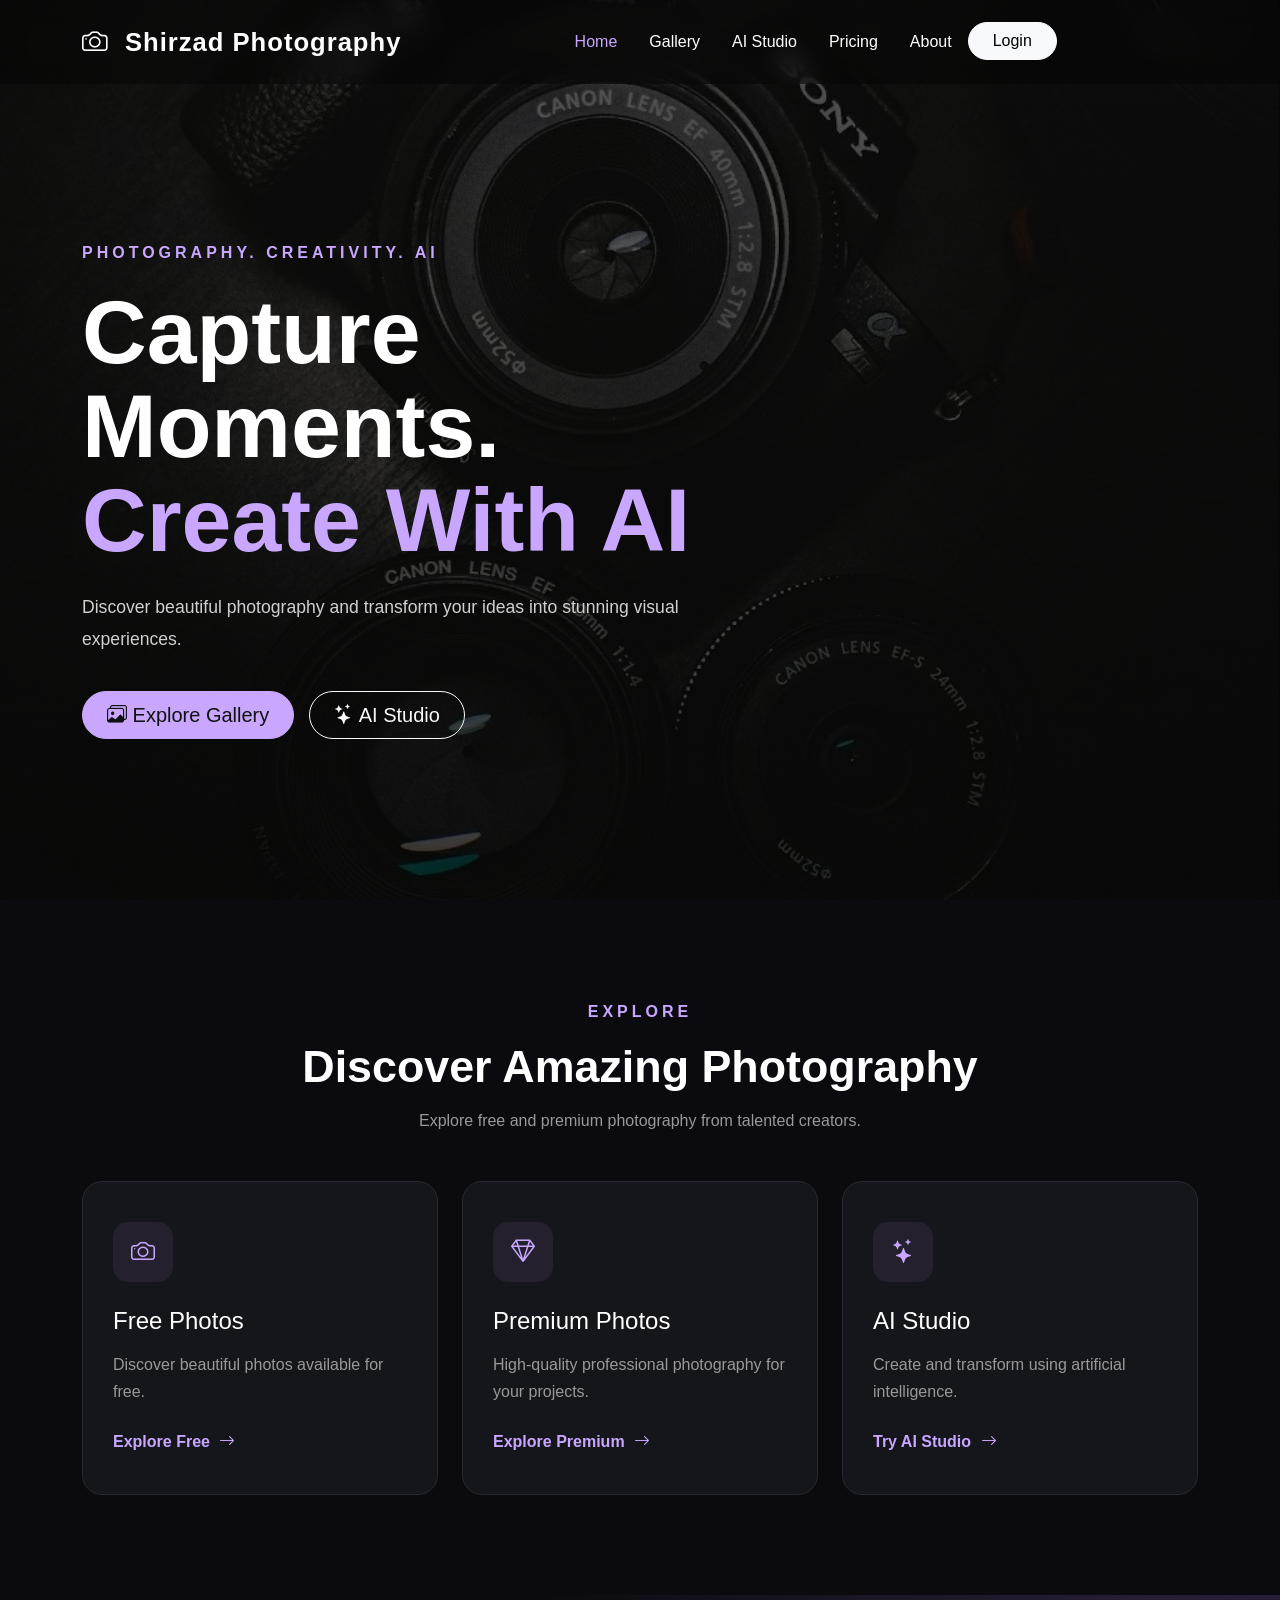
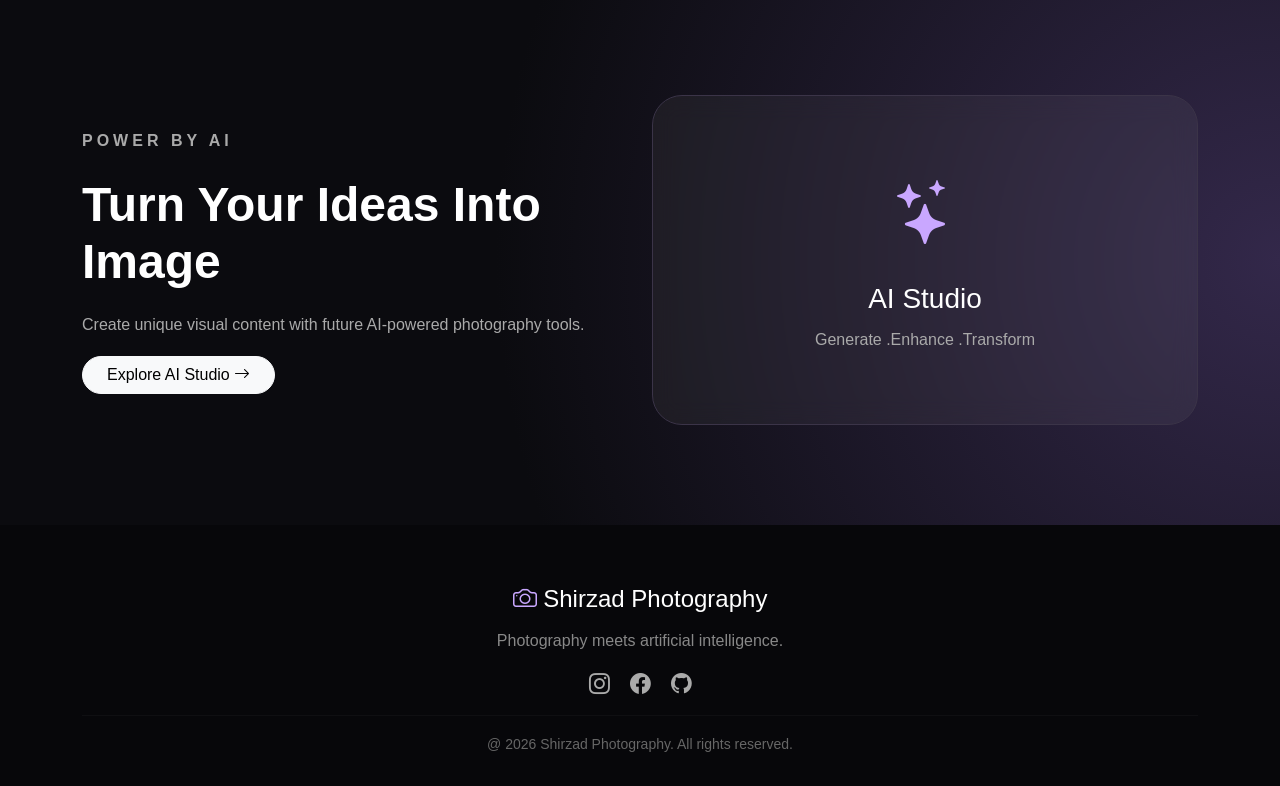
<file: Photography Website/index.html>
<!DOCTYPE html>
<html lang="en">
<head>
<meta charset="UTF-8">
<meta name="viewport" content="width=device-width,initial-scale=1.0">
<title>Shirzad Photography</title>
<!---Bootstrap Css---> 
    <link
        rel="stylesheet" href="bootstrap-5.3.8-dist/css/bootstrap.min.css">
<!---- Bootstrap Icons----->
 <link
        rel="stylesheet"
        href="https://cdn.jsdelivr.net/npm/bootstrap-icons@1.13.1/font/bootstrap-icons.min.css">
<!---link Css---->
<link rel="stylesheet" href="Css/style.css"> 
</head>
<body>
    <!----Navbar--->
    <nav class="navbar navbar-expand-lg navbar-dark fixed-top">
        <div class="container">
            <!---Logo--->
            <a class="navbar-brand fw-bold" href="#">
                <i class="bi bi-camera"></i>
                Shirzad Photography
            </a>
            <!----Mobile Button---->
            <button class="navbar-toggler"
                    type="button"
                    data-bs-toggle="collapse"
                    data-bs-target="#navbarNav"
                    aria-controls="navbarNav"
                    aria-expanded="false"
                    aria-label="Toggle navigation"
                    >
                    <span class="navbar-toggler-icon"></span>
                </button>
                <!----Meun---->
                <div class="collapse navbar-collapse" id="navbarNav">
                    <ul class="navbar-nav mx-auto">
                        <li class="nav-item">
                            <a class="nav-link active" href="#">Home</a>
                        </li>
                        <li class="nav-item">
                            <a class="nav-link" href="gallery.html">Gallery</a>
                        </li>
                        <li class="nav-item">
                            <a class="nav-link" href="#">AI Studio</a>
                        </li>
                        <li class="nav-item">
                            <a class="nav-link" href="#">Pricing</a>
                        </li>
                        <li class="nav-item">
                            <a class="nav-link" href="#">About</a>
                        </li>
                        <li class="nav-item">
                            <a href="#" class="btn btn-light rounded-pill px-4">Login</a>
                        </li>
                    </ul>
                </div>   
        </div>
    </nav>
    <!---Hero Section---> 
    <section class="hero">
        <div class="container">
            <div class="hero-content">
                <p class="hero-subtitle">PHOTOGRAPHY. CREATIVITY. AI</p>
                <h1> Capture Moments. <br>
                    <span>Create With AI</span>
                </h1>
                <p class="hero-text">Discover beautiful photography and transform your ideas into stunning visual experiences.
                </p>
                <div class="hero-buttons">
                    <a href="#" class="btn btn-primary btn-lg rounded-pill px-4">
                        <i class="bi bi-images"></i>
                        Explore Gallery
                    </a>
                    <a href="#" class="btn btn-outline-light btn-lg rounded-pill px-4">
                        <i class="bi bi-stars"></i>
                        AI Studio
                    </a>
                </div>
            </div>
        </div>
    </section>
    <!-----Gallery Preview------>
    <section class="gallery-section">
        <div class="container">
            <div class="section-title text-center">
                <p>EXPLORE</p>
                <h2> Discover Amazing Photography</h2>
                <span> Explore free and premium photography from talented creators.</span>
            </div>
            <div class="row g-4 mt-4">
                <!---Free--->
                <div class="col-md-4">
                    <div class="gallery-card">
                        <div class="card-icon">
                            <i class="bi bi-camera"></i>
                        </div>
                        <h3>Free Photos</h3>
                        <p>Discover beautiful photos available for free.</p>
                        <a href="#">Explore Free
                            <i class="bi bi-arrow-right"></i>
                        </a>
                    </div>
                </div>
                <!----Premium--->
                <div class="col-md-4">
                    <div class="gallery-card premium">
                        <div class="card-icon">
                            <i class="bi bi-gem"></i>
                        </div>
                        <h3>Premium Photos</h3>
                        <p>High-quality professional photography for your projects.</p>
                        <a href="#">Explore Premium
                            <i class="bi bi-arrow-right"></i>
                        </a>
                    </div>
                </div>
                <!---AI--->
                <div class="col-md-4">
                    <div class="gallery-card ai">
                        <div class="card-icon">
                            <i class="bi bi-stars"></i>
                        </div>
                        <h3>AI Studio</h3>
                        <p>Create and transform using artificial intelligence.</p>
                        <a href="#">Try AI Studio 
                            <i class="bi bi-arrow-right"></i>
                        </a>
                    </div>
                </div>
            </div>
        </div>
    </section>
    <!---AI Section--->
    <section class="ai-section">
        <div class="container">
            <div class="row align-items-center">
                <div class="col-lg-6">
                    <P class="ai-subtitle">POWER BY AI</P>
                    <h2>Turn Your Ideas Into Image</h2>
                    <P> Create unique visual content with future AI-powered photography tools.</P>
                    <a  href="#" class="btn btn-light rounded-pill px-4"> Explore AI Studio
                        <i class="bi bi-arrow-right"></i>
                    </a>
                </div>
                <div class="col-lg-6 text-center">
                    <div class="ai-box">
                        <i class="bi bi-stars"></i>
                        <h3>AI Studio</h3>
                        <p>Generate .Enhance .Transform</p>
                    </div>
                </div>
            </div>
        </div>
    </section>
    <!---Footer--->
    <footer>
        <div class="container text-center">
            <h4>
                <i class="bi bi-camera"></i>
                Shirzad Photography
            </h4>
            <p>Photography meets artificial intelligence.</p>
            <div class="social-icons">
                <a href="#">
                    <i class="bi bi-instagram"></i>
                </a>
                <a href="#">
                    <i class="bi bi-facebook"></i>
                </a>
                <a href="#">
                    <i class="bi bi-github"></i>
                </a>
            </div>
            <hr>
            <small>
                @ 2026 Shirzad Photography. All rights reserved.
            </small>
        </div>
    </footer>
    <!---Bootstrap JavaScript--->
    <script src="bootstrap-5.3.8-dist/js/bootstrap.bundle.min.js"></script>
    <!---link JavaScript--->
    <script src="Js/script.js"></script>
</body>
</html>
</file>
<file: Photography Website/Css/style.css>
*{
    margin: 0;
    padding: 0;
    box-sizing: border-box;
}
body {
    font-family: Arial,sans-serif;
    background: #0b0b0f;
    color: #ffffff;
}
a {
    text-decoration: none;
}
/*---Navbar----*/
.navbar {
    background: rgba(0, 0, 0, 0.35);
    backdrop-filter: blur(12px);
    padding: 18px 0;
}
.navbar-brand {
    font-size: 1.6rem;
    letter-spacing: 1px;
}
.navbar-brand i {
    margin-right: 8px;
}
.nav-link {
    color: #ffffff !important;
    margin: 0 8px;
    transition: 0.3s;
}
.nav-link:hover, .nav-link.active {
    color: #c9a7ff !important;
}
.navbar-nav {
    list-style: none !important;
    padding-left: 0 !important;
    margin-bottom: 0 !important;
}
.navbar-nav .nav-item {
    list-style: none !important;
}
.navbar-nav .nav-link {
    display: block;
}
.navbar-brand {
    display: flex;
    align-items: center;
    gap: 8px;
}
/* Hero */
.hero {
    min-height: 100vh;
    display: flex;
    align-items: center;
    background: linear-gradient(
        rgba(0, 0, 0, 0.65),
        rgba(0, 0, 0, 0.75)
    ),
    url("../Image/hero1.jpg");
    background-size: cover;
    background-position: center;
    position: relative;
}
.hero-content {
    max-width: 750px;
    padding-top: 80px;
}
.hero-subtitle {
    color: #c9a7ff;
    font-weight: bold;
    letter-spacing: 4px;
    margin-bottom: 20px;
}
.hero h1{
    font-size: clamp(3rem, 7vw, 6rem);
    font-weight: 800;
    line-height: 1.05;
}
.hero h1 span {
    color: #c9a7ff;
}
.hero-text {
    max-width: 600px;
    margin-top: 25px;
    margin-bottom: 35px;
    font-size: 1.1rem;
    line-height: 1.8;
    color: #d0d0d0;
}
.hero-buttons {
    display: flex;
    gap: 15px;
    flex-wrap: wrap;
}
.hero-buttons .btn-primary {
    background: #c9a7ff;
    border-color: #c9a7ff;
    color: #111;
}
.hero-buttons .btn-primary:hover {
    background: #ffffff;
    border-color: #ffffff;
}
/* Gallery Section */
.gallery-section {
    padding: 100px 0;
    background: #0b0b0f;
}
.section-title p {
    color: #c9a7ff;
    letter-spacing: 4px;
    font-weight: bold;
}
.section-title h2 {
    font-size: 2.8rem;
    font-weight: 700;
    margin: 15px 0;
}
.section-title span {
    color: #999;
}
/* Gallery cards */
.gallery-card {
    height: 100%;
    padding: 40px 30px;
    background: #15151c;
    border: 1px solid #292933;
    border-radius: 20px;
    transition: all 0.4s ease;
}
.gallery-card:hover {
    transform: rotateY(-10px);
    border-color: #c9a7ff;
    box-shadow: 0 20px 50px rgba(201, 167, 255, 0.12);
}
.card-icon {
    width: 60px;
    height: 60px;
    display: flex;
    align-items: center;
    justify-content: center;
    border-radius: 15px;
    background: #24202d;
    color: #c9a7ff;
    font-size: 1.5rem;
    margin-bottom: 25px;
}
.gallery-card h3{
    font-size: 1.5rem;
    margin-bottom: 15px;
}
.gallery-card p {
    color: #999;
    line-height: 1.7;
    margin-bottom: 25px;
}
.gallery-card a {
    color: #c9a7ff;
    font-weight: 600;
}
.gallery-card a i {
    margin-left: 5px;
    transition: 0.3s;
}
.gallery-card a:hover i {
    margin-left: 12px;
}
/* AI SECRION */
.ai-section {
    padding: 100px 0;
    background: radial-gradient(circle at right,
    #33284a,
    #0b0b0f 60%
    );
}
.ai-subtitle {
    color: #c9a7ff;
    letter-spacing: 4px;
    font-weight: bold;
}
.ai-section h2 {
    font-size: 3rem;
    font-weight: 700;
    margin: 20px 0;
}
.ai-section p {
    color: #aaa;
    line-height: 1.8;
    max-width: 550px;
}
.ai-box {
    padding: 70px 30px;
    border: 1px solid #3b3448;
    border-radius: 30px;
    background: rgba(255, 255, 225, 0.05);
    backdrop-filter: blur(12px);
}
.ai-box i {
    font-size: 4rem;
    color: #c9a7ff;
}
.ai-box h3 {
    margin-top: 20px ;
}
.ai-box p {
    margin: 10px auto 0;    
}
/* FOOTER */
footer{
    padding: 60px 0 30px;
    background: #07070a;
}
footer h4 {
    font-size: 1.5rem;
}
footer h4 i {
    color: #c9a7ff;
}
footer p {
    color: #888;
    margin: 15px 0 ;
}
.social-icons {
    display: flex;
    gap: 20px;
    justify-content: center;
    margin-top: 25px 0;
}
.social-icons a {
    color: #aaa;
    font-size: 1.3rem;
    transition: 0.3s;
}
.social-icons a:hover {
    color: #c9a7ff;
}
footer hr {
    border-color: #292929;
}
footer small {
    color: #666;
}
/* RESPONSIVE */
@media (max-width: 768px) {
    .hero {
        min-height: 90vh;
    }
    .hero-content {
        padding-top: 100px;
    }
    .hero h1 {
        font-size: 3.2rem;
    }
    .section-title h2 {
        font-size: 2.2rem;
    }
    .ai-section h2{
        font-size: 2.3rem;
    }
    .ai-box {
        margin-top : 40px;
    }
}
/* ------- Gallery page ------ */
.gallery-header {
    padding: 170px 0 90px;
    background: radial-gradient(
        circle at top right,
        #33284a,
        #0b0b0f 60%
    );
}
.gallery-subtitle {
    color: #c9a7ff;
    letter-spacing: 4px;
    font-weight: bold;
}
.gallery-header h1 {
    font-size: 3.5rem;
    font-weight: 800;
    margin: 20px 0;
}
.gallery-header h1 span {
    color: #c9a7ff;
}
.gallery-header p:last-child {
    color: #999;
}
/*---------- Search --------- */
.search-box {
    display: flex;
    align-items: center;
    background: #15151c;
    border: 1px solid #292933;
    border-radius: 50px;
    padding: 12px 20px;
}
.search-box i {
    color: #c9a7ff;
    margin-left: 12px;
}
.search-box input {
    width: 100%;
    background: transparent;
    border: none;
    outline: none;
    color: white;
}
.search-box input::placeholder{
    color: #777;
}
/*--------------- Gallery Content --------- */
.gallery-content {
    padding: 80px 0 100px;
    background: #0b0b0f;
}
/* ----------- Filter Buttons ---------- */
.filter-buttons{
    display: flex;
    justify-content: center;
    flex-wrap: wrap;
    gap: 10px;
}
.filter-btn {
    border: 1px solid #33333d;
    background: #15151c;
    color: #aaa;
    padding: 10px 20px;
    border-radius: 50px;
    cursor: pointer;
    transition: 0.3s;
}
.filter-btn:hover,
.filter-btn.active {
    background: #c9a7ff;
    border-color: #c9a7ff;
    color: #111;
}
/*------- Photo Card -------------- */
.photo-card {
    height: 100%;
    overflow: hidden;
    background: #15151c;
    border: 1px solid #292933;
    border-radius: 20px;
    transition: 0.4s;
}
.photo-card:hover {
    transform: translateY(-8px);
    border-color: #c9a7ff;
    box-shadow: 0 20px 50px rgba(201, 167, 255, 0.12);
}
/*----- image ----- */
.photo-image{
    height: 300px;
    position: relative;
    overflow: hidden;
}
.photo-image img{
    width: 100%;
    height: 100%;
    object-fit: cover;
    transition: 0.5s;
}
.photo-card:hover .photo-image img{
    transform: scale(1.08);
}
/*------ Badge ---- */
.photo-badge {
    position: absolute;
    top: 15px;
    right: 15px;
    padding: 7px 13px;
    border-radius: 50px;
    font-size: 0.75rem;
    font-weight: bold;
}
.free-badge {
    background: #ffffff;
    color: #111;
}
.premium-badge {
    background: #c9a7ff;
    color: #111;
}
/*----- Photo-info ------- */
.photo-info {
    padding: 25px;
}
.photo-info h5 {
    font-size: 1.2rem;
    margin-bottom: 8px;
}
.view-btn {
    background: transparent;
    border: 1px solid #c9a7ff;
    padding: 8px 18px;
    border-radius: 50px;
    transition: 0.3s;
}
.view-btn:hover {
    background: #c9a7ff;
    color: #111;
}
.price {
    color: #c9a7ff;
    font-weight: 1.2rem;
    font-weight: bold;
}
/*------- Mobile ------ */
@media (max-width: 768px){
    .gallery-header h1{
        font-size: 2.5rem;
    }
    .photo-image{
        height: 250px;
    }
}
.lightbox{
    position: fixed;
    top: 0;
    left: 0;
    width: 100%;
    height: 100vh;
    background: rgba(0, 0, 0, 0.92);
    display: none;
    align-items: center;
    justify-content: center;
    z-index: 2000;
    padding: 30px;
}
</file>
